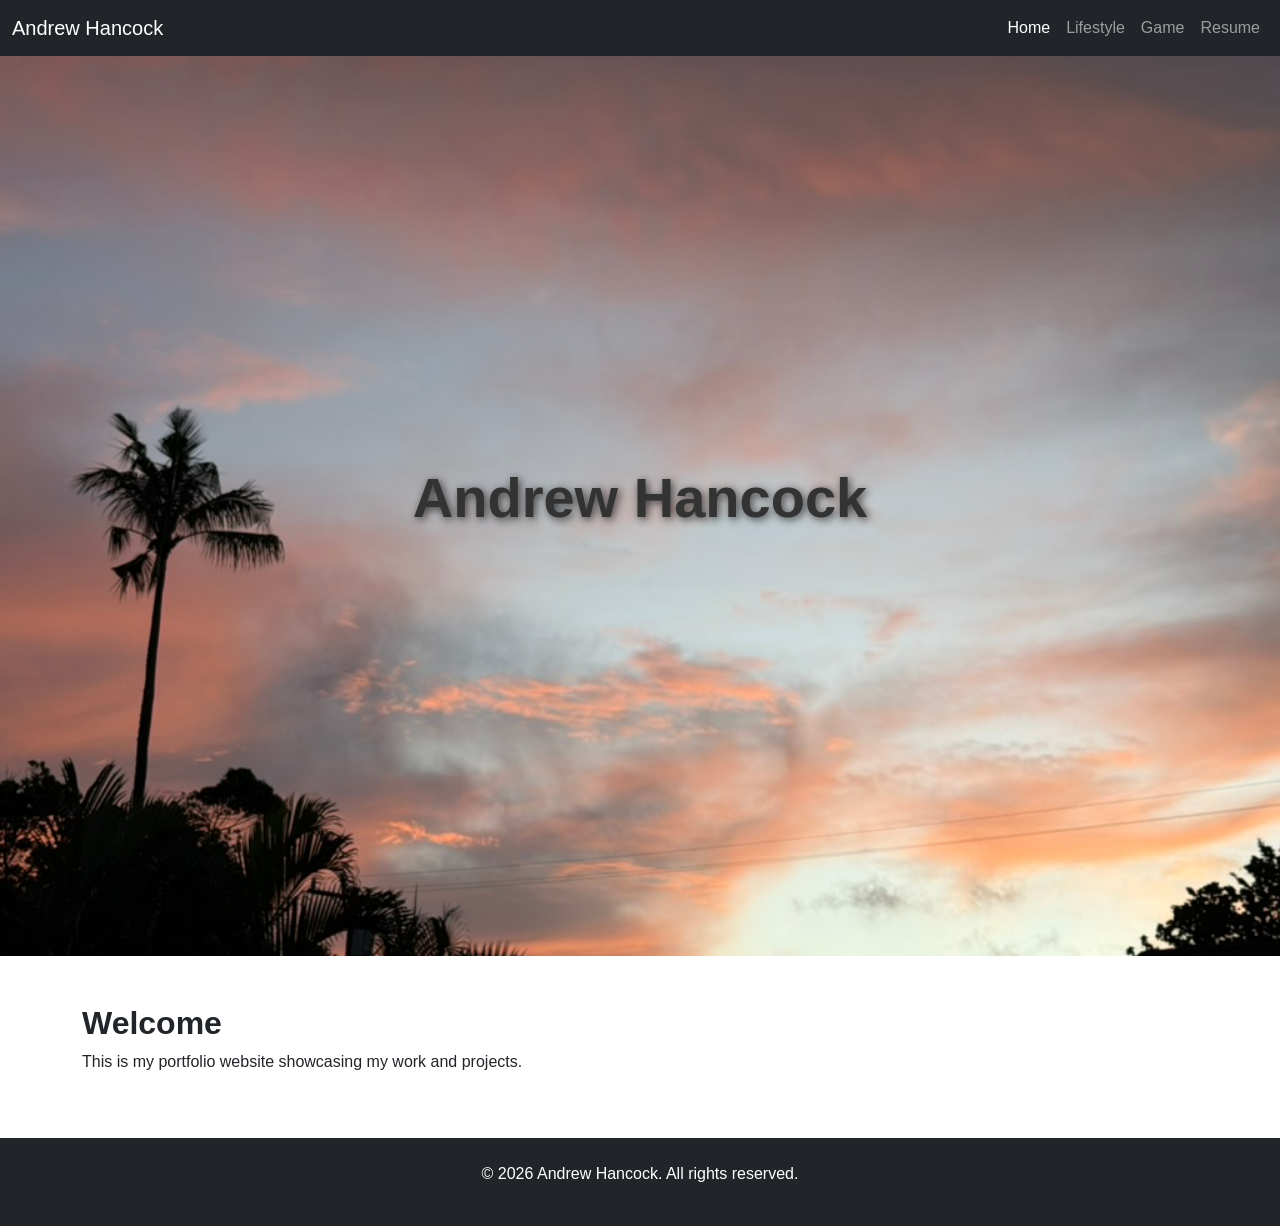
<file: index.html>
<!DOCTYPE html>
<html lang="en">
<head>
    <meta charset="UTF-8">
    <meta name="viewport" content="width=device-width, initial-scale=1.0">
    <title>Andrew Hancock | Portfolio</title>
    <link rel="stylesheet" href="styles.css">
</head>
<body>
    <!-- Navigation Bar -->
    <nav class="navbar navbar-expand-lg navbar-dark bg-dark">
        <div class="container-fluid">
            <a class="navbar-brand" href="index.html">Andrew Hancock</a>
            <button class="navbar-toggler" type="button" data-bs-toggle="collapse" data-bs-target="#navbarNav" aria-controls="navbarNav" aria-expanded="false" aria-label="Toggle navigation">
                <span class="navbar-toggler-icon"></span>
            </button>
            <div class="collapse navbar-collapse" id="navbarNav">
                <ul class="navbar-nav ms-auto">
                    <li class="nav-item">
                        <a class="nav-link active" aria-current="page" href="index.html">Home</a>
                    </li>
                    <li class="nav-item">
                        <a class="nav-link" href="Hobby.html">Lifestyle</a>
                    </li>
                    <li class="nav-item">
                        <a class="nav-link" href="game.html">Game</a>
                    </li>
                    <li class="nav-item">
                        <a class="nav-link" href="Resume.html">Resume</a>
                    </li>
                </ul>
            </div>
        </div>
    </nav>

    <!-- Hero Section -->
    <section class="hero" id="home">
        <img src="Images/Beach.jpeg" alt="Hero Image" class="hero-image">
        <div class="hero-text">
            <h1 class="display-3">Andrew Hancock</h1>
        </div>
    </section>

    <!-- Main Content -->
    <main class="py-5">
        <div class="container">
            <section id="about">
                <h2>Welcome</h2>
                <p>This is my portfolio website showcasing my work and projects.</p>
            </section>
        </div>
    </main>

    <!-- Footer -->
    <footer class="bg-dark text-white text-center py-4">
        <p>&copy; 2026 Andrew Hancock. All rights reserved.</p>
    </footer>

    <script src="https://cdn.jsdelivr.net/npm/bootstrap@5.2.3/dist/js/bootstrap.bundle.min.js"></script>
</body>
</html>
</file>
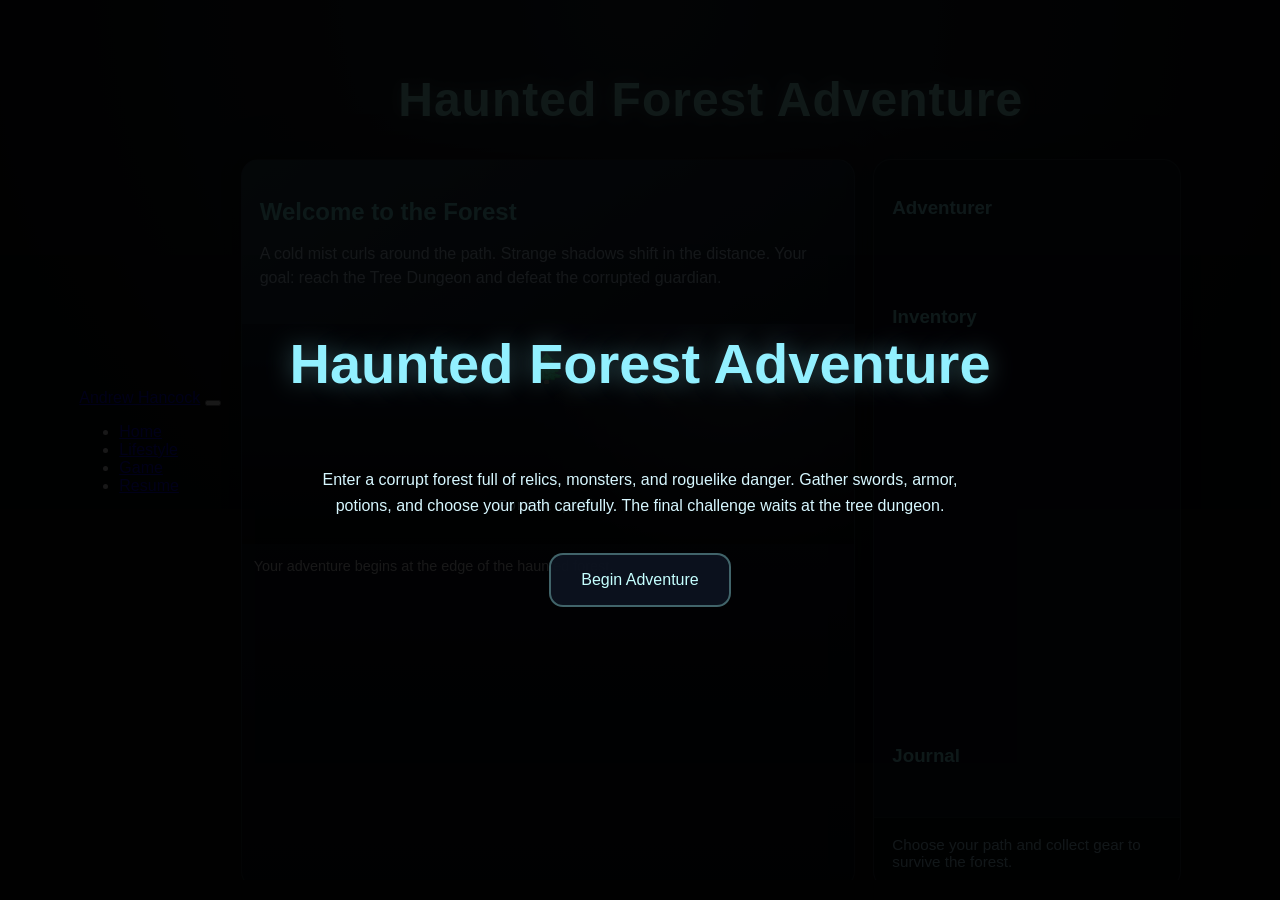
<file: game.html>
<!DOCTYPE html>
<html lang="en">
<head>
    <meta charset="UTF-8">
    <meta name="viewport" content="width=device-width, initial-scale=1.0">
    <title>Haunted Forest Adventure</title>
    <style>
        html, body {
            height: 100%;
            margin: 0;
            padding: 0;
            overflow: hidden;
        }

        * {
            box-sizing: border-box;
        }

        body {
            background: radial-gradient(circle at top, #1b2735 0%, #090a0f 60%);
            color: #f0f0f5;
            font-family: 'Segoe UI', Tahoma, Geneva, Verdana, sans-serif;
            display: flex;
            justify-content: center;
            align-items: center;
            padding: 20px;
        }

        .container {
            width: 100%;
            max-width: 980px;
            height: 100%;
            max-height: 100%;
            padding: 20px;
            overflow: hidden;
        }

        .title {
            text-align: center;
            margin-bottom: 15px;
        }

        .title h1 {
            font-size: 3rem;
            letter-spacing: 1px;
            color: #a6fffa;
            text-shadow: 0 0 16px rgba(166, 255, 250, 0.4);
        }

        .game-board {
            display: grid;
            grid-template-columns: 3fr 1.5fr;
            gap: 18px;
            align-items: stretch;
            height: calc(100% - 90px);
        }

        .scene,
        .panel {
            background: rgba(15, 18, 32, 0.92);
            border: 1px solid rgba(166, 255, 250, 0.15);
            border-radius: 18px;
            box-shadow: 0 0 40px rgba(0, 0, 0, 0.35);
            overflow: hidden;
        }

        .scene {
            display: flex;
            flex-direction: column;
            height: 100%;
        }

        .scene-header {
            background: linear-gradient(135deg, rgba(166,255,250,0.16), rgba(0,0,0,0.1));
            padding: 18px;
        }

        .scene-header h2 {
            margin-bottom: 6px;
            color: #84ffff;
        }

        .scene-header p {
            line-height: 1.5;
            color: #cde8ff;
        }

        .visual {
            background: radial-gradient(circle at 80% 20%, rgba(255,255,255,0.1), transparent 40%),
                        linear-gradient(180deg, rgba(20, 34, 58, 0.98), rgba(6, 8, 12, 0.9));
            flex: 0 0 220px;
            min-height: 220px;
            position: relative;
            padding: 12px;
            color: #fff;
            display: grid;
            place-items: center;
            font-size: 2rem;
            text-shadow: 0 0 12px rgba(0, 0, 0, 0.75);
            font-family: 'Courier New', monospace;
            overflow: hidden;
        }

        .visual::before {
            content: '';
            position: absolute;
            inset: 0;
            background: url('data:image/svg+xml,%3Csvg xmlns="http://www.w3.org/2000/svg" width="400" height="400" viewBox="0 0 400 400"%3E%3Cpath fill="none" stroke="rgba(166,255,250,0.08)" stroke-width="1" d="M0 200c100-80 200 80 400 0"/%3E%3C/svg%3E') center/contain no-repeat;
            opacity: 0.25;
        }

        .visual-content {
            position: relative;
            z-index: 2;
            text-align: center;
            line-height: 1.25;
            white-space: normal;
            word-wrap: break-word;
            font-size: 1.8rem;
            letter-spacing: 0.04em;
            min-height: 3rem;
        }

        .map-grid {
            display: grid;
            grid-template-columns: repeat(3, minmax(0, 1fr));
            gap: 10px;
            width: 100%;
            max-width: 320px;
            margin-top: 16px;
        }

        .map-cell {
            min-height: 60px;
            display: flex;
            align-items: center;
            justify-content: center;
            background: rgba(255,255,255,0.06);
            border: 1px solid rgba(255,255,255,0.1);
            border-radius: 14px;
            padding: 10px;
            font-size: 1.05rem;
            color: #eaf5ff;
            box-shadow: inset 0 0 10px rgba(0,0,0,0.15);
        }

        .map-cell.active {
            background: rgba(33, 163, 249, 0.18);
            border-color: rgba(33, 163, 249, 0.4);
            box-shadow: 0 0 18px rgba(33, 163, 249, 0.18);
        }

        .map-cell.enemy {
            background: rgba(255, 90, 123, 0.18);
            border-color: rgba(255, 90, 123, 0.35);
        }

        .map-cell.path {
            background: rgba(119, 97, 217, 0.18);
        }

        .map-label {
            margin-top: 12px;
            font-size: 0.95rem;
            color: #b7e7ff;
            opacity: 0.9;
        }

        .description {
            padding: 12px;
            line-height: 1.5;
            font-size: 0.9rem;
            flex: 0 0 auto;
            max-height: 70px;
            overflow-y: auto;
        }

        .actions {
            display: grid;
            gap: 10px;
            padding: 12px;
            flex: 1;
            overflow-y: auto;
            min-height: 0;
        }

        .action-button,
        .menu-button,
        .replay-button {
            width: 100%;
            padding: 14px 18px;
            border: 1px solid rgba(166,255,250,0.25);
            border-radius: 12px;
            background: rgba(13, 15, 20, 0.88);
            color: #a9ffff;
            cursor: pointer;
            font-size: 1rem;
            transition: transform 0.2s ease, background 0.2s ease, box-shadow 0.2s ease;
            text-align: left;
        }

        .action-button:hover,
        .menu-button:hover,
        .replay-button:hover {
            transform: translateY(-1px);
            background: rgba(24, 39, 62, 0.98);
            box-shadow: 0 0 20px rgba(166, 255, 250, 0.2);
        }

        .action-button:disabled {
            opacity: 0.45;
            cursor: not-allowed;
        }

        .panel {
            display: grid;
            grid-template-rows: auto 1fr auto;
            height: 100%;
        }

        .status,
        .log,
        .inventory {
            padding: 18px;
            overflow: auto;
        }

        .status h3,
        .log h3,
        .inventory h3 {
            margin-bottom: 12px;
            color: #8ff7ff;
        }

        .status-list,
        .inventory-list,
        .log-list {
            list-style: none;
            display: grid;
            gap: 10px;
        }

        .status-list li,
        .inventory-list li,
        .log-list li {
            padding: 14px;
            border: 1px solid rgba(166,255,250,0.12);
            border-radius: 12px;
            background: rgba(7, 10, 16, 0.72);
            line-height: 1.4;
            font-size: 0.95rem;
        }

        .panel-footer {
            padding: 18px;
            border-top: 1px solid rgba(166,255,250,0.12);
            background: rgba(4, 6, 11, 0.9);
            font-size: 0.95rem;
            color: #b2e9ff;
        }

        .menu {
            position: fixed;
            inset: 0;
            background: rgba(0,0,0,0.9);
            display: flex;
            justify-content: center;
            align-items: center;
            z-index: 1000;
            flex-direction: column;
            gap: 18px;
            padding: 30px;
            text-align: center;
        }

        .menu h1 {
            font-size: 3.5rem;
            color: #92f0ff;
            text-shadow: 0 0 25px rgba(146, 240, 255, 0.35);
        }

        .menu p {
            max-width: 640px;
            color: #d7f7ff;
            line-height: 1.6;
        }

        .menu-buttons {
            display: flex;
            gap: 16px;
            flex-wrap: wrap;
            justify-content: center;
        }

        .difficulty-btn,
        .replay-button {
            padding: 16px 30px;
            border: 2px solid rgba(166,255,250,0.35);
            border-radius: 14px;
            background: rgba(12, 18, 31, 0.96);
            color: #c5ffff;
            font-size: 1rem;
            cursor: pointer;
            transition: transform 0.2s ease, background 0.2s ease;
        }

        .difficulty-btn:hover,
        .replay-button:hover {
            transform: translateY(-2px);
            background: rgba(26, 58, 87, 0.96);
        }

        .hidden {
            display: none !important;
        }

        .screen-forest {
            background: linear-gradient(180deg, rgba(22, 35, 58, 0.95), rgba(5, 8, 16, 1));
        }

        .screen-path {
            background: linear-gradient(180deg, rgba(30, 44, 70, 0.95), rgba(8, 11, 18, 1));
        }

        .screen-boss {
            background: linear-gradient(180deg, rgba(75, 12, 14, 0.95), rgba(16, 7, 12, 1));
        }

        .screen-combat {
            background: linear-gradient(180deg, rgba(52, 12, 67, 0.95), rgba(8, 5, 17, 1));
        }

        .log-list {
            max-height: 220px;
            overflow-y: auto;
        }

        .log-list li span {
            color: #a3f7bc;
            font-weight: 700;
        }

        @media (max-width: 950px) {
            .game-board {
                grid-template-columns: 1fr;
            }
            .panel {
                margin-top: 16px;
            }
        }
    </style>
</head>
<body>
    <nav class="navbar navbar-expand-lg navbar-dark bg-dark">
        <div class="container-fluid">
            <a class="navbar-brand" href="index.html">Andrew Hancock</a>
            <button class="navbar-toggler" type="button" data-bs-toggle="collapse" data-bs-target="#navbarNav" aria-controls="navbarNav" aria-expanded="false" aria-label="Toggle navigation">
                <span class="navbar-toggler-icon"></span>
            </button>
            <div class="collapse navbar-collapse" id="navbarNav">
                <ul class="navbar-nav ms-auto">
                    <li class="nav-item"><a class="nav-link" href="index.html">Home</a></li>
                    <li class="nav-item"><a class="nav-link" href="Hobby.html">Lifestyle</a></li>
                    <li class="nav-item"><a class="nav-link active" aria-current="page" href="game.html">Game</a></li>
                    <li class="nav-item"><a class="nav-link" href="Resume.html">Resume</a></li>
                </ul>
            </div>
        </div>
    </nav>
    <div class="container">
        <div class="title">
            <h1>Haunted Forest Adventure</h1>
        </div>

        <div class="game-board">
            <div class="scene screen-forest" id="scene">
                <div class="scene-header">
                    <h2 id="scene-title">Welcome to the Forest</h2>
                    <p id="scene-description">A cold mist curls around the path. Strange shadows shift in the distance. Your goal: reach the Tree Dungeon and defeat the corrupted guardian.</p>
                </div>
                <div class="visual" id="visual">
                    <div class="visual-content" id="visual-content">🌲</div>
                    <div class="map-grid" id="map-grid"></div>
                    <div class="map-label" id="map-label">Forest path</div>
                </div>
                <div class="description" id="scene-text">Your adventure begins at the edge of the haunted forest.</div>
                <div class="actions" id="action-buttons"></div>
            </div>

            <div class="panel">
                <div class="status">
                    <h3>Adventurer</h3>
                    <ul class="status-list" id="status-list"></ul>
                </div>
                <div class="inventory">
                    <h3>Inventory</h3>
                    <ul class="inventory-list" id="inventory-list"></ul>
                </div>
                <div class="log">
                    <h3>Journal</h3>
                    <ul class="log-list" id="log-list"></ul>
                </div>
                <div class="panel-footer" id="panel-footer">Choose your path and collect gear to survive the forest.</div>
            </div>
        </div>
    </div>

    <div id="menu" class="menu">
        <h1>Haunted Forest Adventure</h1>
        <p>Enter a corrupt forest full of relics, monsters, and roguelike danger. Gather swords, armor, potions, and choose your path carefully. The final challenge waits at the tree dungeon.</p>
        <div class="menu-buttons">
            <button class="replay-button" onclick="startAdventure()">Begin Adventure</button>
        </div>
    </div>

    <div id="winScreen" class="menu hidden">
        <h1>VICTORY</h1>
        <p id="win-text"></p>
        <button class="replay-button" onclick="restartGame()">Play Again</button>
    </div>

    <div id="loseScreen" class="menu hidden">
        <h1>DEFEAT</h1>
        <p id="lose-text"></p>
        <button class="replay-button" onclick="restartGame()">Try Again</button>
    </div>

    <script>
        const sceneTitle = document.getElementById('scene-title');
        const sceneDesc = document.getElementById('scene-description');
        const sceneText = document.getElementById('scene-text');
        const visualContent = document.getElementById('visual-content');
        const mapGrid = document.getElementById('map-grid');
        const mapLabel = document.getElementById('map-label');
        const scene = document.getElementById('scene');
        const actionButtons = document.getElementById('action-buttons');
        const statusList = document.getElementById('status-list');
        const inventoryList = document.getElementById('inventory-list');
        const logList = document.getElementById('log-list');
        const panelFooter = document.getElementById('panel-footer');
        const menu = document.getElementById('menu');
        const winScreen = document.getElementById('winScreen');
        const loseScreen = document.getElementById('loseScreen');
        const winText = document.getElementById('win-text');
        const loseText = document.getElementById('lose-text');

        let gameState = 'menu';
        let difficulty = 'normal';
        let turnCount = 0;
        let score = 0;
        let stageProgress = 0;
        let playerX = 0;
        let playerY = 0;
        let investigationsLeft = 0;
        const progressThresholds = [2, 3, Infinity];

        const player = {
            name: 'Warden',
            health: 35,
            maxHealth: 35,
            attack: 6,
            defense: 2,
            gold: 0,
            potionCount: 2,
            weapon: { name: 'Rusty Sword', attack: 2 },
            armor: { name: 'Torn Cloak', defense: 1 },
            relic: null,
            inventory: []
        };

        const stages = [
            { id: 'forest', title: 'Forest Edge', description: 'The haunted forest looms ahead. Fallen trees and glowing eyes watch you. Choose your first path.', icon: '🌲', style: 'screen-forest' },
            { id: 'path', title: 'Twisted Trail', description: 'A narrow trail twists through rotten roots. You can search for gear, avoid danger, or push deeper.', icon: '🪓', style: 'screen-path' },
            { id: 'dungeon', title: 'Tree Dungeon', description: 'An ancient tree dungeon pulses with corruption at its heart. A terrible boss waits beyond the root gate.', icon: '🌳', style: 'screen-boss' }
        ];

        const enemies = {
            wandering: {
                name: 'Wraith',
                health: 18,
                attack: 5,
                defense: 1,
                icon: '👻',
                moves: [
                    { name: 'Ethereal Clutch', damageModifier: 0, text: 'it reaches through your mind with chilling fingers.' },
                    { name: 'Spectral Slash', damageModifier: 2, text: 'a blade of shadow slashes at you.' },
                    { name: 'Haunting Wail', damageModifier: 1, text: 'a piercing cry rattles your bones.' }
                ]
            },
            stalker: {
                name: 'Corrupt Wolf',
                health: 22,
                attack: 6,
                defense: 2,
                icon: '🐺',
                moves: [
                    { name: 'Pouncing Dash', damageModifier: 1, text: 'it lunges with savage speed.' },
                    { name: 'Savage Bite', damageModifier: 2, text: 'its teeth tear at your flesh.' },
                    { name: 'Wolf Howl', damageModifier: 0, text: 'it howls and prepares a strike.' }
                ]
            },
            guardian: {
                name: 'Root Guardian',
                health: 45,
                attack: 9,
                defense: 4,
                icon: '🌿',
                moves: [
                    { name: 'Root Slam', damageModifier: 3, text: 'massive roots smash the earth.' },
                    { name: 'Vine Lash', damageModifier: 2, text: 'vines whip around you.' },
                    { name: 'Spore Burst', damageModifier: 1, text: 'toxic spores cloud the air.' }
                ]
            },
            boss: {
                name: 'Tree Lord',
                health: 70,
                attack: 12,
                defense: 5,
                icon: '🌳',
                moves: [
                    { name: 'Twisting Roots', damageModifier: 4, text: 'root tendrils crush your shield.' },
                    { name: 'Corrupt Roar', damageModifier: 2, text: 'a terrifying roar shakes your resolve.' },
                    { name: 'Nightmare Grasp', damageModifier: 3, text: 'corruption claws at your soul.' },
                    { name: 'Life Drain', damageModifier: 0, effect: 'heal', text: 'it draws energy back into its roots.' }
                ]
            }
        };

        const lootItems = [
            { type: 'weapon', name: 'Iron Sword', attack: 4, rarity: 'common' },
            { type: 'weapon', name: 'Silver Blade', attack: 6, rarity: 'rare' },
            { type: 'armor', name: 'Leather Vest', defense: 3, rarity: 'common' },
            { type: 'armor', name: 'Enchanted Guard', defense: 5, rarity: 'rare' },
            { type: 'potion', name: 'Healing Potion', heal: 14, rarity: 'common' },
            { type: 'relic', name: 'Forest Charm', effect: 'Gain +1 attack each stage', rarity: 'rare' }
        ];

        const difficultyModifiers = {
            easy: { healthBonus: 10, enemyScale: 0.85, startPotions: 4, relicChance: 0.2 },
            normal: { healthBonus: 0, enemyScale: 1, startPotions: 3, relicChance: 0.15 },
            hard: { healthBonus: -5, enemyScale: 1.2, startPotions: 2, relicChance: 0.1 }
        };

        function startAdventure() {
            difficulty = 'normal';
            gameState = 'playing';
            turnCount = 0;
            score = 0;
            menu.classList.add('hidden');
            winScreen.classList.add('hidden');
            loseScreen.classList.add('hidden');
            resetPlayer();
            log('A new adventure begins...');
            setStage(0);
            render();
        }

        function resetPlayer() {
            const diff = difficultyModifiers[difficulty];
            player.health = 35 + diff.healthBonus;
            player.maxHealth = player.health;
            player.attack = 6;
            player.defense = 2;
            player.gold = 0;
            player.potionCount = diff.startPotions;
            player.weapon = { name: 'Rusty Sword', attack: 2 };
            player.armor = { name: 'Torn Cloak', defense: 1 };
            player.relic = null;
            player.inventory = [];
            if (Math.random() < diff.relicChance) {
                player.relic = { name: 'Warden Sigil', effect: 'Gain +1 attack each time you find a relic.' };
            }
        }

        let currentStage = 0;
        let currentEncounter = null;

        function setStage(index) {
            currentStage = index;
            stageProgress = 0;
            playerX = 0;
            playerY = 0;
            investigationsLeft = 2;
            const stage = stages[index];
            sceneTitle.textContent = stage.title;
            sceneDesc.textContent = stage.description;
            updateVisualForStage(index);
            scene.className = `scene ${stage.style}`;
            sceneText.textContent = '';
            currentEncounter = null;
            mapGrid.classList.remove('hidden');
            renderActions();
            updatePanel('You step into the next zone of the haunted forest.');
        }

        function updateVisualForStage(stageIndex) {
            mapGrid.classList.remove('hidden');
            const stage = stages[stageIndex];
            visualContent.textContent = stage.icon;
            mapLabel.textContent = stage.title;
            const cells = [];
            const isBossStage = stageIndex === stages.length - 1;

            if (stageIndex === 0) {
                const labels = ['Left', 'Center', 'Right'];
                for (let i = 0; i < 3; i++) {
                    const active = i - 1 === playerX;
                    cells.push({ text: labels[i], active, type: active ? 'active' : 'path' });
                }
            } else if (stageIndex === 1) {
                const labels = ['Ravine', 'Trail', 'Climb'];
                for (let i = 0; i < 3; i++) {
                    const active = i - 1 === playerX;
                    cells.push({ text: labels[i], active, type: active ? 'active' : 'path' });
                }
            } else {
                cells.push({ text: 'Dungeon Gate', active: true, type: 'active' });
                cells.push({ text: 'Tree Heart', active: false, type: 'enemy' });
                cells.push({ text: 'Boss Room', active: false, type: 'enemy' });
            }

            mapGrid.innerHTML = cells.map(cell => `
                <div class="map-cell ${cell.type}${cell.active ? ' active' : ''}">${cell.text}</div>
            `).join('');
        }

        function renderActions() {
            actionButtons.innerHTML = '';
            if (gameState !== 'playing') return;

            if (currentEncounter && currentEncounter.type === 'combat') {
                renderCombatActions();
                return;
            }

            if (currentStage === stages.length - 1 && !currentEncounter) {
                renderDungeonActions();
            } else {
                renderExplorationActions();
            }
        }

        function renderExplorationActions() {
            addAction('Move Deeper', 'Push toward the dungeon.', exploreDeeper);
            addAction('Left Path', `Investigate left route (${investigationsLeft} left).`, () => investigateRoute(-1), investigationsLeft <= 0);
            addAction('Forward Path', `Investigate forward route (${investigationsLeft} left).`, () => investigateRoute(0), investigationsLeft <= 0);
            addAction('Right Path', `Investigate right route (${investigationsLeft} left).`, () => investigateRoute(1), investigationsLeft <= 0);
            addAction('Use Potion', `Heal up (${player.potionCount} left).`, usePotion, player.potionCount <= 0);
            addAction('Review Inventory', 'View your equipment and relics.', showInventory);
        }

        function renderDungeonActions() {
            addAction('Enter Tree Dungeon', 'Face the corrupted guardian.', beginBossBattle);
            addAction('Scavenge', `Search for supplies (${investigationsLeft} left).`, investigateRoute, investigationsLeft <= 0);
            addAction('Use Potion', `Heal up (${player.potionCount} left).`, usePotion, player.potionCount <= 0);
            addAction('Review Inventory', 'View your equipment and relics.', showInventory);
        }

        function renderCombatActions() {
            addAction('Attack', 'Basic strike.', () => playerAttack('attack'));
            addAction('Heavy Strike', 'Powerful blow with risk.', () => playerAttack('strong'));
            addAction('Agile Jab', 'Quick hit and offset the enemy balance.', () => playerAttack('quick'));
            addAction('Defend', 'Brace for the next attack.', playerDefend);
            addAction('Use Potion', `Heal up (${player.potionCount} left).`, usePotion, player.potionCount <= 0);
            if (currentEncounter.enemy.name !== 'Tree Lord') {
                addAction('Flee', 'Try to escape the enemy.', attemptEscape);
            }
        }

        function addAction(label, subtitle, callback, disabled = false) {
            const button = document.createElement('button');
            button.className = 'action-button';
            button.disabled = disabled;
            button.innerHTML = `<strong>${label}</strong><br><small>${subtitle}</small>`;
            button.onclick = callback;
            actionButtons.appendChild(button);
        }

        function exploreDeeper() {
            turnCount += 1;
            stageProgress += 1;
            if (Math.random() < 0.65) {
                startEncounter(randomEnemy());
                return;
            }

            if (stageProgress >= progressThresholds[currentStage] && currentStage < stages.length - 1) {
                updatePanel('You push onward and discover a new section of the forest.');
                setStage(currentStage + 1);
                return;
            }

            const reward = findLoot();
            updatePanel(reward);
            renderActions();
        }

        function investigateRoute(direction) {
            if (investigationsLeft <= 0) return;
            investigationsLeft -= 1;
            turnCount += 1;
            playerX = direction;
            updateVisualForStage(currentStage);
            
            if (Math.random() < 0.5) {
                startEncounter(randomEnemy());
            } else {
                const reward = findLoot(true);
                updatePanel(`Following the path... ${reward}`);
                renderActions();
            }
        }

        function showInventory() {
            updatePanel('You open your pack and inspect your weapons, armor, and relics.');
        }

        function randomEnemy() {
            if (currentStage === stages.length - 1) {
                return cloneEnemy(enemies.boss);
            }
            const roll = Math.random();
            if (roll < 0.5) return cloneEnemy(enemies.wandering);
            return cloneEnemy(enemies.stalker);
        }

        function cloneEnemy(template) {
            const scale = difficultyModifiers[difficulty].enemyScale;
            const baseHealth = Math.ceil(template.health * scale + currentStage * 4);
            return {
                ...template,
                health: baseHealth,
                maxHealth: baseHealth,
                attack: Math.max(1, Math.ceil(template.attack * scale + currentStage * 1)),
                defense: Math.max(0, Math.ceil(template.defense * scale))
            };
        }

        function findLoot(better = false) {
            const items = better ? lootItems : lootItems.filter(i => i.rarity !== 'rare' || Math.random() > 0.75);
            const item = items[Math.floor(Math.random() * items.length)];
            if (item.type === 'potion') {
                player.potionCount += 1;
                log(`Found a ${item.name}.`);
                return `A ${item.name} was discovered. Potions +1.`;
            }
            if (item.type === 'weapon') {
                player.inventory.push(item);
                equipBetterWeapon(item);
                log(`Acquired ${item.name}.`);
                return `You found ${item.name}. Attack +${item.attack}.`;
            }
            if (item.type === 'armor') {
                player.inventory.push(item);
                equipBetterArmor(item);
                log(`Acquired ${item.name}.`);
                return `You found ${item.name}. Defense +${item.defense}.`;
            }
            if (item.type === 'relic' && !player.relic) {
                player.relic = item;
                log(`Discovered relic: ${item.name}.`);
                return `You found ${item.name}. ${item.effect}`;
            }
            player.potionCount += 1;
            log('Found a spare potion.');
            return 'You found an extra potion while searching.';
        }

        function equipBetterWeapon(item) {
            if (item.attack > player.weapon.attack) {
                player.weapon = item;
                log(`Equipped ${item.name}.`);
            }
        }

        function equipBetterArmor(item) {
            if (item.defense > player.armor.defense) {
                player.armor = item;
                log(`Equipped ${item.name}.`);
            }
        }

        function startEncounter(enemy) {
            currentEncounter = {
                type: 'combat',
                enemy,
                defendActive: false,
                defendAmount: 0,
                weakenEnemy: 0
            };
            sceneText.textContent = `A ${enemy.name} appears!`;
            scene.className = 'scene screen-combat';
            mapGrid.classList.add('hidden');
            mapLabel.textContent = `${enemy.name} Encounter`;
            updateCombatVisual(enemy);
            log(`Encountered ${enemy.name}.`);
            renderActions();
        }

        function updateCombatVisual(enemy) {
            const visuals = {
                'Wraith': '👻',
                'Corrupt Wolf': '🐺',
                'Root Guardian': '🌿',
                'Tree Lord': '🌳'
            };
            visualContent.textContent = visuals[enemy.name] || enemy.icon;
            mapLabel.textContent = `${enemy.name}`;
        }

        function playerAttack(style) {
            const baseAttack = player.attack + player.weapon.attack + (player.relic ? 1 : 0);
            let damage = 0;
            let description = '';

            if (style === 'strong') {
                if (Math.random() < 0.25) {
                    log('Your heavy strike misses as the enemy dodges!');
                    enemyTurn();
                    return;
                }
                damage = Math.max(1, Math.round(baseAttack * 1.5) - currentEncounter.enemy.defense);
                description = `You unleash a heavy strike for ${damage} damage.`;
            } else if (style === 'quick') {
                damage = Math.max(1, Math.round(baseAttack * 0.85) - currentEncounter.enemy.defense);
                currentEncounter.weakenEnemy = 1;
                description = `You jab quickly for ${damage} damage and leave the enemy off balance.`;
            } else {
                damage = Math.max(1, baseAttack - currentEncounter.enemy.defense);
                description = `You attack for ${damage} damage.`;
            }

            currentEncounter.enemy.health -= damage;
            log(description);

            if (currentEncounter.enemy.health <= 0) {
                winEncounter();
                return;
            }
            enemyTurn();
        }

        function playerDefend() {
            currentEncounter.defendActive = true;
            currentEncounter.defendAmount = player.defense + player.armor.defense + 2;
            log('You brace for the next attack.');
            enemyTurn();
        }

        function usePotion() {
            if (player.potionCount <= 0) return;
            const heal = Math.min(player.maxHealth - player.health, 15);
            player.health += heal;
            player.potionCount -= 1;
            log(`Drink potion and recover ${heal} health.`);
            if (currentEncounter && currentEncounter.type === 'combat') {
                enemyTurn();
            }
            render();
        }

        function attemptEscape() {
            if (Math.random() < 0.45) {
                log('You escaped the fight.');
                currentEncounter = null;
                scene.className = `scene ${stages[currentStage].style}`;
                visualContent.textContent = stages[currentStage].icon;
                sceneText.textContent = 'You slip back into the forest path unscathed.';
                renderActions();
            } else {
                log('Failed to escape!');
                enemyTurn();
            }
        }

        function enemyTurn() {
            const enemy = currentEncounter.enemy;
            const move = enemy.moves[Math.floor(Math.random() * enemy.moves.length)];
            let damage = Math.max(0, enemy.attack + (move.damageModifier || 0) - player.armor.defense - player.defense);

            if (currentEncounter.weakenEnemy > 0) {
                damage = Math.max(0, damage - currentEncounter.weakenEnemy);
                currentEncounter.weakenEnemy = 0;
            }

            if (currentEncounter.defendActive) {
                damage = Math.max(0, damage - currentEncounter.defendAmount);
                currentEncounter.defendActive = false;
                currentEncounter.defendAmount = 0;
            }

            if (move.effect === 'heal') {
                const healAmount = 8;
                enemy.health = Math.min(enemy.maxHealth, enemy.health + healAmount);
                log(`${enemy.name} uses ${move.name} and restores ${healAmount} health.`);
                damage = 0;
            }

            if (damage === 0) {
                log(`${enemy.name} uses ${move.name} and ${move.text} The attack deals no damage.`);
            } else {
                player.health -= damage;
                log(`${enemy.name} uses ${move.name} and ${move.text} It deals ${damage} damage.`);
            }

            if (player.health <= 0) {
                endGame(false);
            } else {
                render();
            }
        }

        function winEncounter() {
            const enemy = currentEncounter.enemy;
            const gold = 10 + Math.floor(Math.random() * 8);
            player.gold += gold;
            score += 25;
            log(`Defeated ${enemy.name}. Gained ${gold} gold.`);
            sceneText.textContent = `You defeated ${enemy.name}. You earned ${gold} gold.`;
            currentEncounter = null;
            scene.className = `scene ${stages[currentStage].style}`;
            visualContent.textContent = stages[currentStage].icon;
            if (Math.random() < 0.4) {
                const loot = findLoot();
                sceneText.textContent += ` ${loot}`;
            }
            if (currentStage < stages.length - 1 && Math.random() < 0.25) {
                player.potionCount += 1;
                log('Found a potion on the corpse.');
                sceneText.textContent += ' You picked up a potion.';
            }
            render();
            renderActions();
        }

        function beginBossBattle() {
            startEncounter(cloneEnemy(enemies.boss));
            sceneText.textContent = 'The Tree Lord rises from the roots and charges!';
            scene.className = 'scene screen-boss';
            visualContent.textContent = '🌳';
        }

        function updatePanel(message) {
            sceneText.textContent = message;
            log(message);
            render();
        }

        function render() {
            statusList.innerHTML = '';
            const totalAttack = player.attack + player.weapon.attack + (player.relic ? 1 : 0);
            const totalDefense = player.defense + player.armor.defense;
            const statusItems = [
                `Health: ${player.health}/${player.maxHealth}`,
                `Attack: ${totalAttack} (${player.weapon.name})`,
                `Defense: ${totalDefense} (${player.armor.name})`,
                `Potions: ${player.potionCount}`,
                `Gold: ${player.gold}`,
                `Score: ${score}`,
                `Relic: ${player.relic ? player.relic.name : 'None'}`
            ];
            statusItems.forEach(addStatus);

            inventoryList.innerHTML = '';
            addInventory(`Weapon: ${player.weapon.name}`);
            addInventory(`Armor: ${player.armor.name}`);
            addInventory(`Potions: ${player.potionCount}`);
            if (player.relic) addInventory(`Relic: ${player.relic.name}`);
            player.inventory.filter(i => i.type !== 'potion').forEach(item => addInventory(`${item.name} (${item.type})`));

            panelFooter.textContent = currentEncounter && currentEncounter.type === 'combat'
                ? `${currentEncounter.enemy.name} HP: ${currentEncounter.enemy.health}/${currentEncounter.enemy.maxHealth}`
                : !currentEncounter && currentStage < 2
                ? `Location: [${playerX}] • Explorations left: ${investigationsLeft}`
                : `Stage ${currentStage + 1} of ${stages.length}`;
            renderActions();
        }

        function addStatus(text) {
            const li = document.createElement('li');
            li.textContent = text;
            statusList.appendChild(li);
        }

        function addInventory(text) {
            const li = document.createElement('li');
            li.textContent = text;
            inventoryList.appendChild(li);
        }

        function log(text) {
            const li = document.createElement('li');
            li.innerHTML = `<span>»</span> ${text}`;
            logList.prepend(li);
            if (logList.childElementCount > 8) logList.removeChild(logList.lastChild);
        }

        function endGame(won) {
            gameState = won ? 'win' : 'lose';
            if (won) {
                winText.textContent = `You cleansed the forest and defeated the Tree Lord in ${turnCount} moves. Final gold: ${player.gold}.`;
                winScreen.classList.remove('hidden');
            } else {
                loseText.textContent = `You were consumed by the forest. You lasted ${turnCount} turns.`;
                loseScreen.classList.remove('hidden');
            }
        }

        function restartGame() {
            menu.classList.remove('hidden');
            winScreen.classList.add('hidden');
            loseScreen.classList.add('hidden');
            gameState = 'menu';
            sceneText.textContent = 'Your adventure resets. Enter again to begin once more.';
            currentEncounter = null;
            render();
        }

        document.addEventListener('keydown', event => {
            if (event.key === 'Enter' && gameState === 'menu') {
                startAdventure();
            }
        });
    </script>
    <script src="https://cdn.jsdelivr.net/npm/bootstrap@5.2.3/dist/js/bootstrap.bundle.min.js"></script>
</body>
</html>
</file>
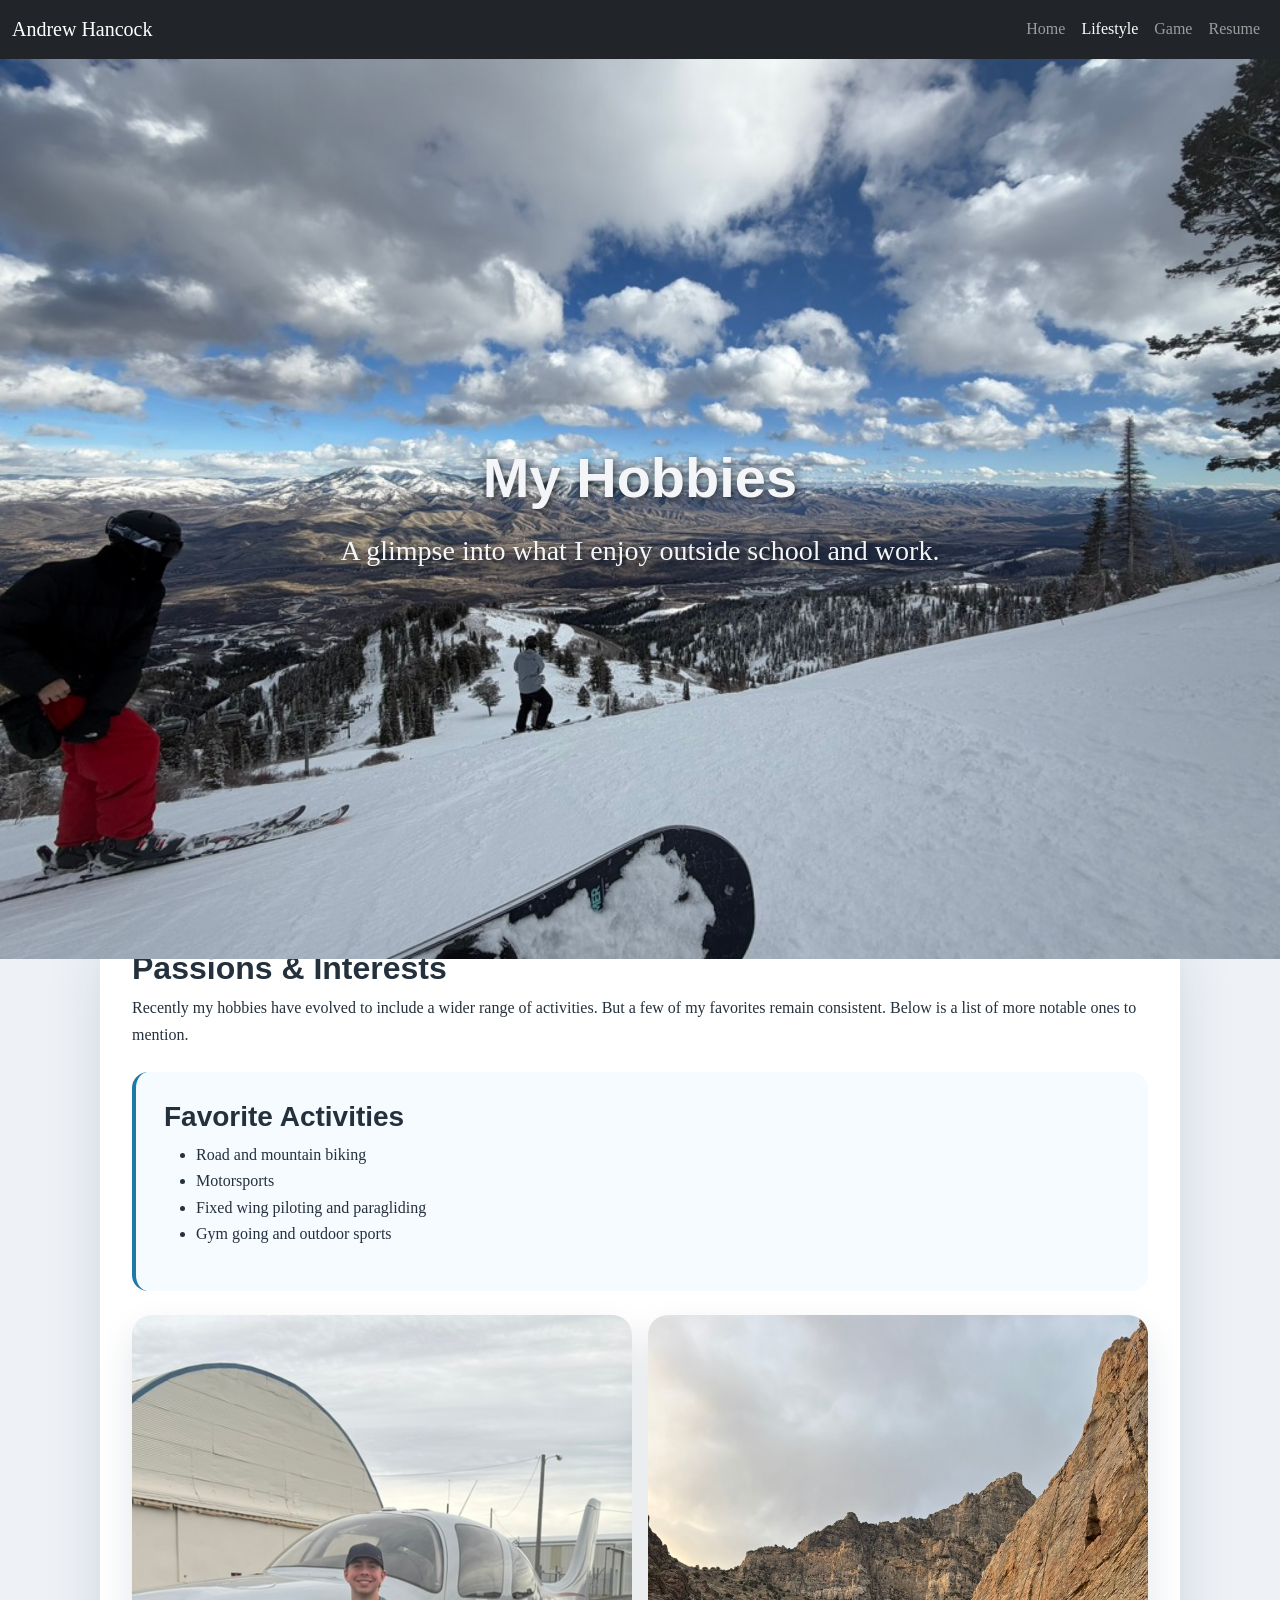
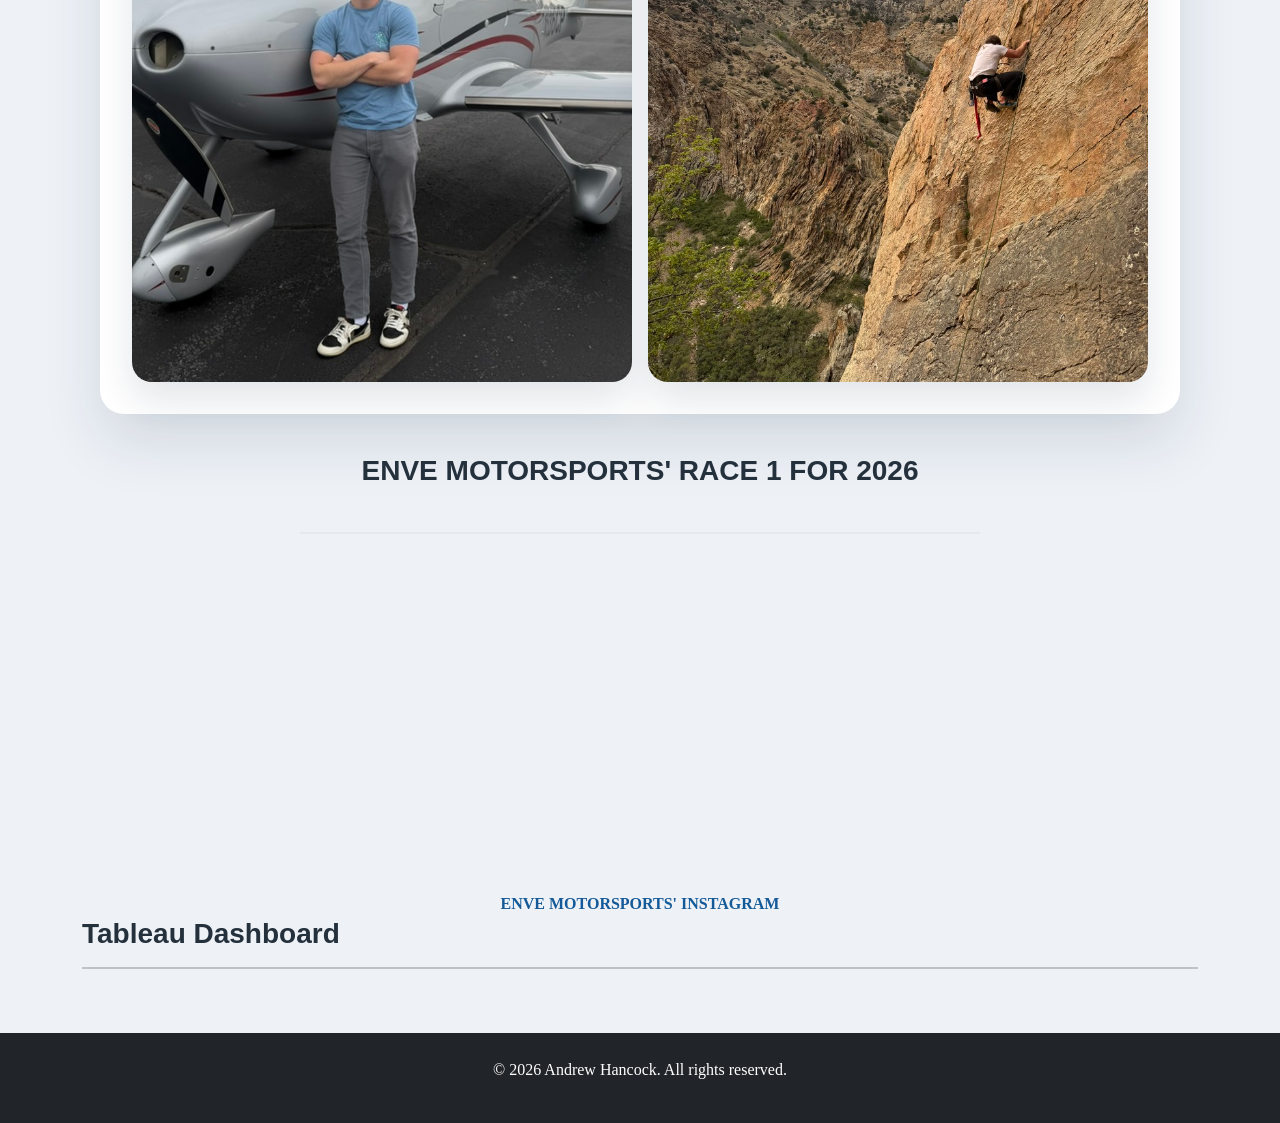
<file: Hobby.html>
<!DOCTYPE html>
<html lang="en">
<head>
    <meta charset="UTF-8">
    <meta name="viewport" content="width=device-width, initial-scale=1.0">
    <title>Andrew Hancock | Hobby</title>
    <link rel="stylesheet" href="styles.css">
    <link rel="stylesheet" href="NEWSTYLE.css">
</head>
<body>
    <nav class="navbar navbar-expand-lg navbar-dark bg-dark">
        <div class="container-fluid">
            <a class="navbar-brand" href="index.html">Andrew Hancock</a>
            <button class="navbar-toggler" type="button" data-bs-toggle="collapse" data-bs-target="#navbarNav" aria-controls="navbarNav" aria-expanded="false" aria-label="Toggle navigation">
                <span class="navbar-toggler-icon"></span>
            </button>
            <div class="collapse navbar-collapse" id="navbarNav">
                <ul class="navbar-nav ms-auto">
                    <li class="nav-item"><a class="nav-link" href="index.html">Home</a></li>
                    <li class="nav-item"><a class="nav-link active" aria-current="page" href="Hobby.html">Lifestyle</a></li>
                    <li class="nav-item"><a class="nav-link" href="game.html">Game</a></li>
                    <li class="nav-item"><a class="nav-link" href="Resume.html">Resume</a></li>
                </ul>
            </div>
        </div>
    </nav>

    <section class="hero" id="home">
        <img src="Images/SNOW.jpeg" alt="Hobby Image" class="hero-image">
        <div class="hero-text">
            <h1 class="display-3">My Hobbies</h1>
            <p class="lead">A glimpse into what I enjoy outside school and work.</p>
        </div>
    </section>

    <main class="py-5">
        <div class="container">
            <div class="content-block">
                <section>
                    <h2>Passions & Interests</h2>
                    <p>Recently my hobbies have evolved to include a wider range of activities. But a few of my favorites remain consistent. Below is a list of more notable ones to mention.</p>
                </section>
                <section class="activity-block mt-4">
                    <h3>Favorite Activities</h3>
                    <ul>
                        <li>Road and mountain biking</li>
                        <li>Motorsports</li>
                        <li>Fixed wing piloting and paragliding</li>
                        <li>Gym going and outdoor sports</li>
                    </ul>
                </section>
                <div class="media-row">
                    <div class="media-card">
                        <img src="Images/PLANE.jpeg" alt="Plane Image" class="hobby-image">
                    </div>
                    <div class="media-card">
                        <img src="Images/CLIMB.jpeg" alt="Climbing Image" class="hobby-image">
                    </div>
                    </div>
                </div>
                <div class="video-section">
                    <div class="video-container">
                        <h3>ENVE MOTORSPORTS' RACE 1 FOR 2026</h3>
                        <hr class="video-divider">
                        <iframe width="560" height="315" src="https://www.youtube.com/embed/FHLPG75MNRc?start=103" title="ENVE YT VIDEO" frameborder="0" allow="accelerometer; autoplay; clipboard-write; encrypted-media; gyroscope; picture-in-picture; web-share" allowfullscreen></iframe>
                        <a class="video-link" href="https://www.instagram.com/envemotorsports/">ENVE MOTORSPORTS' INSTAGRAM</a>
                    </div>
                </div>
                <section class="Tableau">
                    <h3>Tableau Dashboard</h3>
                    <hr class="tableau-divider">
                    <div class='tableauPlaceholder' id='viz1776900842321' style='position: relative'><noscript><a href='#'><img alt=' ' src='https:&#47;&#47;public.tableau.com&#47;static&#47;images&#47;iR&#47;iRacingProfilesDashboardDark&#47;RoadDriverProfile&#47;1_rss.png' style='border: none' /></a></noscript><object class='tableauViz'  style='display:none;'><param name='host_url' value='https%3A%2F%2Fpublic.tableau.com%2F' /> <param name='embed_code_version' value='3' /> <param name='site_root' value='' /><param name='name' value='iRacingProfilesDashboardDark&#47;RoadDriverProfile' /><param name='tabs' value='yes' /><param name='toolbar' value='yes' /><param name='static_image' value='https:&#47;&#47;public.tableau.com&#47;static&#47;images&#47;iR&#47;iRacingProfilesDashboardDark&#47;RoadDriverProfile&#47;1.png' /> <param name='animate_transition' value='yes' /><param name='display_static_image' value='yes' /><param name='display_spinner' value='yes' /><param name='display_overlay' value='yes' /><param name='display_count' value='yes' /><param name='language' value='en-US' /></object></div>                <script type='text/javascript'>                    var divElement = document.getElementById('viz1776900842321');                    var vizElement = divElement.getElementsByTagName('object')[0];                    vizElement.style.width='1000px';vizElement.style.height='850px';                    var scriptElement = document.createElement('script');                    scriptElement.src = 'https://public.tableau.com/javascripts/api/viz_v1.js';                    vizElement.parentNode.insertBefore(scriptElement, vizElement);                </script>
                    
                </section>
            </div>
        </div>
    </main>

    <footer class="bg-dark text-white text-center py-4">
        <p>&copy; 2026 Andrew Hancock. All rights reserved.</p>
    </footer>

    <script src="https://cdn.jsdelivr.net/npm/bootstrap@5.2.3/dist/js/bootstrap.bundle.min.js"></script>
</body>
</html>
</file>
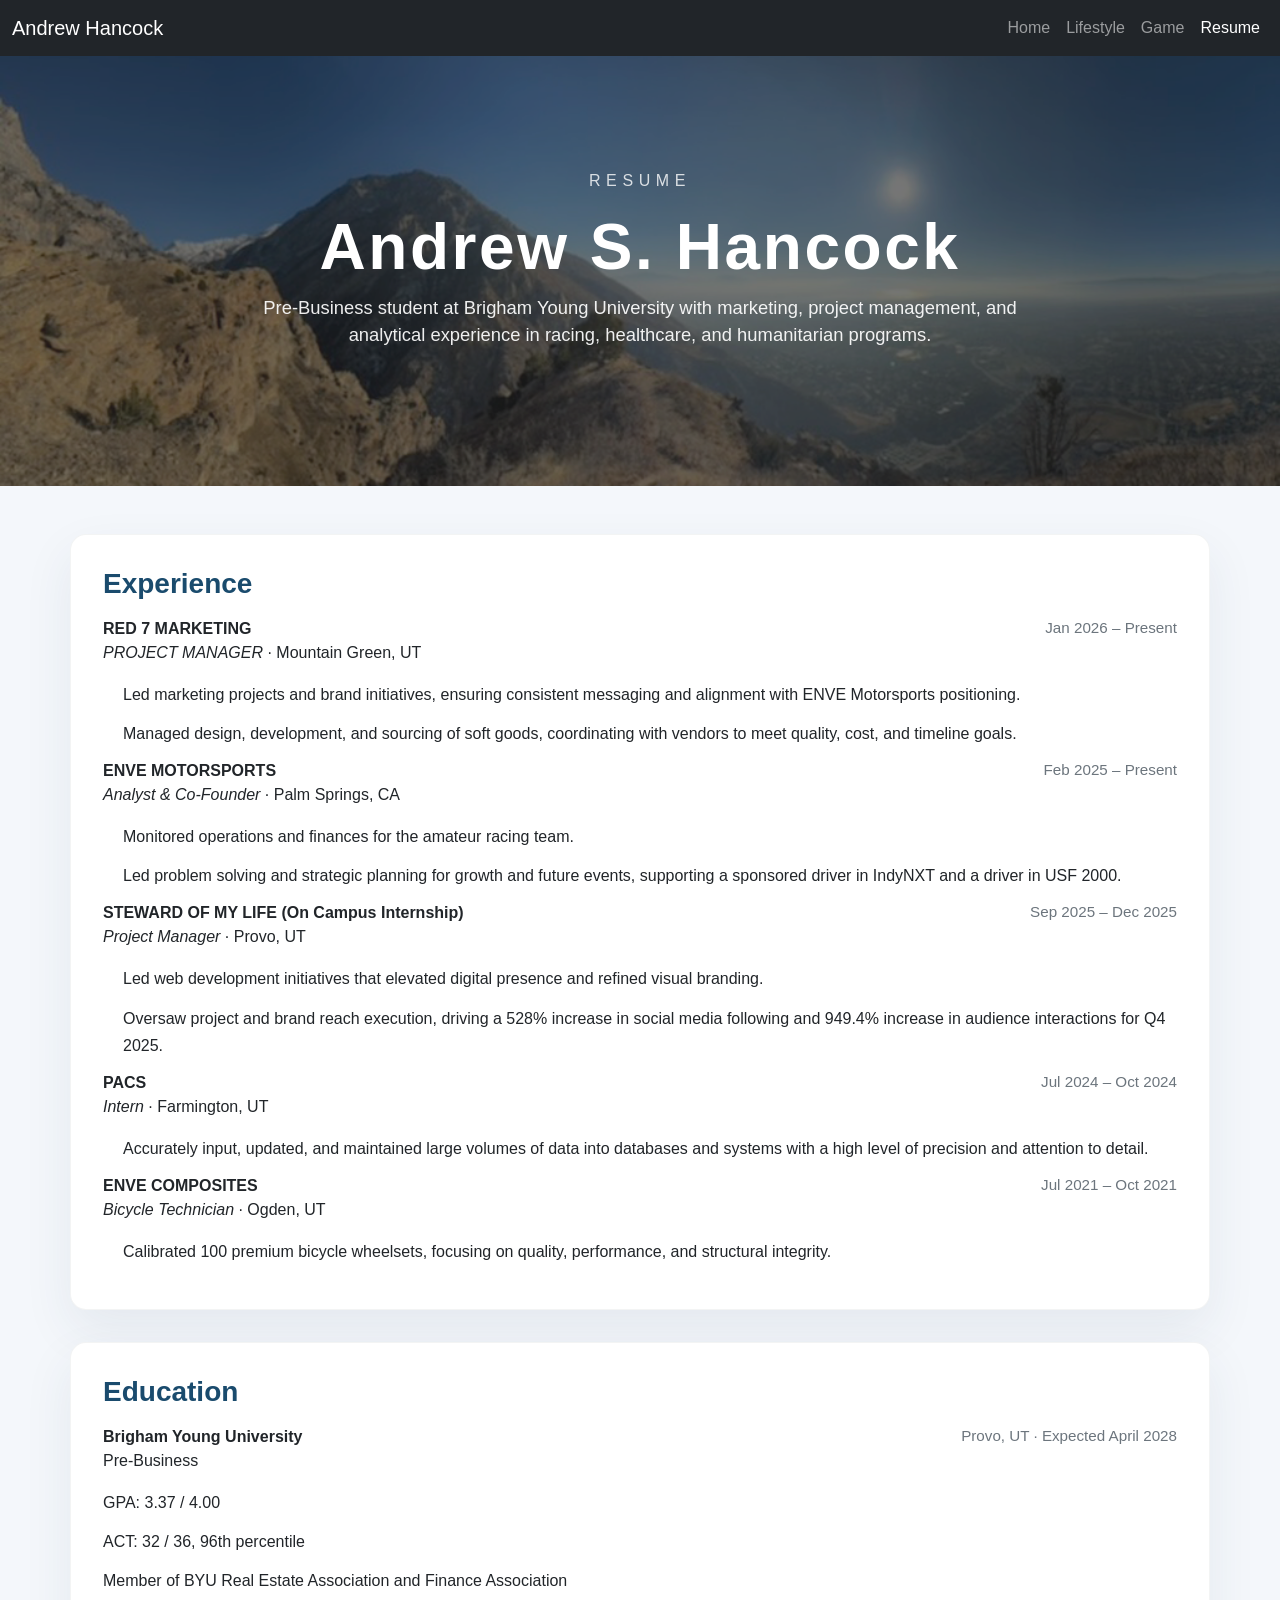
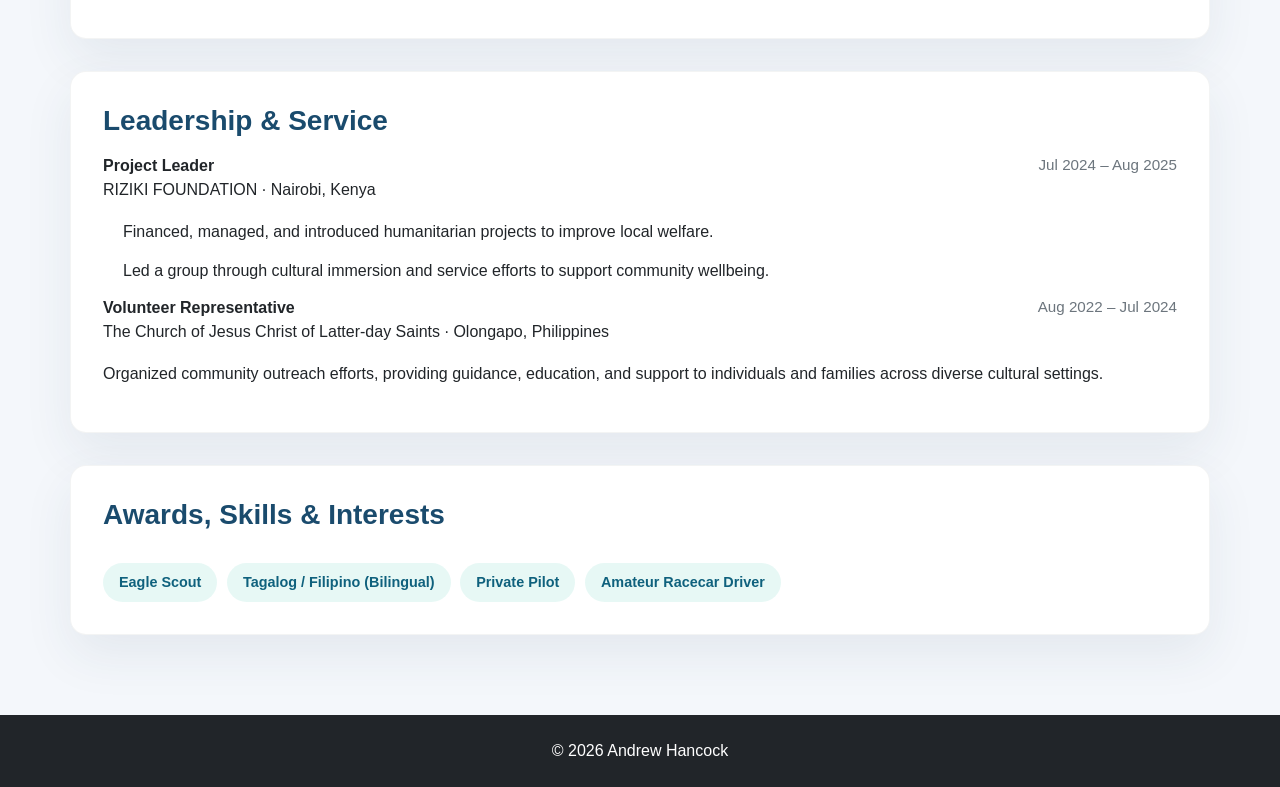
<file: Resume.html>
<!DOCTYPE html>
<html lang="en">
<head>
    <meta charset="UTF-8">
    <meta name="viewport" content="width=device-width, initial-scale=1.0">
    <title>Andrew Hancock | Resume</title>
    <link rel="stylesheet" href="styles.css">
    <style>
        body {
            background: #f4f7fb;
            color: #212529;
        }
        .resume-hero {
            position: relative;
            min-height: 430px;
            overflow: hidden;
            display: flex;
            align-items: center;
            justify-content: center;
            text-align: center;
            color: #fff;
        }
        .resume-hero img {
            position: absolute;
            top: 0;
            left: 0;
            width: 100%;
            height: 100%;
            object-fit: cover;
            opacity: 0.9;
            filter: brightness(0.55);
        }
        .resume-hero .hero-overlay {
            position: relative;
            z-index: 2;
            max-width: 880px;
            padding: 24px;
        }
        .resume-hero h1 {
            font-size: clamp(2.5rem, 5vw, 4rem);
            margin-bottom: 0.5rem;
            letter-spacing: 0.04em;
        }
        .resume-hero p.lead {
            font-size: 1.15rem;
            margin-bottom: 1.5rem;
            opacity: 0.92;
        }
        .resume-section {
            padding: 3rem 0;
        }
        .resume-card {
            background: #ffffff;
            border: 1px solid rgba(33,37,41,.05);
            border-radius: 1rem;
            box-shadow: 0 20px 50px rgba(36, 59, 85, 0.08);
            padding: 2rem;
            margin-bottom: 2rem;
        }
        .resume-card h3 {
            margin-top: 0;
            margin-bottom: 1rem;
            color: #1a4b6d;
        }
        .resume-list {
            list-style: none;
            padding-left: 0;
            margin-bottom: 0;
        }
        .resume-list li {
            margin-bottom: 0.75rem;
            line-height: 1.7;
        }
        .resume-badge {
            display: inline-flex;
            align-items: center;
            gap: 0.6rem;
            flex-wrap: wrap;
            margin-top: 1rem;
        }
        .resume-badge span {
            background: rgba(26,188,156,.1);
            color: #0f617d;
            border-radius: 999px;
            padding: 0.55rem 1rem;
            font-size: 0.9rem;
            font-weight: 600;
        }
        .resume-heading {
            display: flex;
            flex-wrap: wrap;
            justify-content: space-between;
            gap: 1rem;
            margin-bottom: 1rem;
        }
        .resume-heading .small-text {
            color: #6c757d;
            font-size: 0.95rem;
        }
        a.resume-link {
            color: #0d6efd;
            text-decoration: none;
        }
        a.resume-link:hover {
            text-decoration: underline;
        }
    </style>
</head>
<body>
    <nav class="navbar navbar-expand-lg navbar-dark bg-dark">
        <div class="container-fluid">
            <a class="navbar-brand" href="index.html">Andrew Hancock</a>
            <button class="navbar-toggler" type="button" data-bs-toggle="collapse" data-bs-target="#navbarNav" aria-controls="navbarNav" aria-expanded="false" aria-label="Toggle navigation">
                <span class="navbar-toggler-icon"></span>
            </button>
            <div class="collapse navbar-collapse" id="navbarNav">
                <ul class="navbar-nav ms-auto">
                    <li class="nav-item"><a class="nav-link" href="index.html">Home</a></li>
                    <li class="nav-item"><a class="nav-link" href="Hobby.html">Lifestyle</a></li>
                    <li class="nav-item"><a class="nav-link" href="game.html">Game</a></li>
                    <li class="nav-item"><a class="nav-link active" aria-current="page" href="Resume.html">Resume</a></li>
                </ul>
            </div>
        </div>
    </nav>

    <section class="resume-hero">
        <img src="Images/Mountain.png" alt="Resume header image">
        <div class="hero-overlay">
            <p class="text-uppercase mb-3" style="letter-spacing:.35em; opacity:.8;">Resume</p>
            <h1>Andrew S. Hancock</h1>
            <p class="lead">Pre-Business student at Brigham Young University with marketing, project management, and analytical experience in racing, healthcare, and humanitarian programs.</p>
            
        </div>
    </section>

    <main class="container resume-section">
        <div class="resume-card">
            <h3>Experience</h3>

            <div class="resume-heading">
                <div>
                    <strong>RED 7 MARKETING</strong><br>
                   <i>PROJECT MANAGER</i> · Mountain Green, UT
                </div>
                <div class="small-text">Jan 2026 – Present</div>
            </div>
            <ul class="resume-list"style="padding-left: 20px;">
                
                <li>Led marketing projects and brand initiatives, ensuring consistent messaging and alignment with ENVE Motorsports positioning.</li>
                <li>Managed design, development, and sourcing of soft goods, coordinating with vendors to meet quality, cost, and timeline goals.</li>
            </ul>

            <div class="resume-heading">
                <div>
                    <strong>ENVE MOTORSPORTS</strong><br>
                    <i>Analyst & Co-Founder</i> · Palm Springs, CA
                </div>
                <div class="small-text">Feb 2025 – Present</div>
            </div>
            <ul class="resume-list"style="padding-left: 20px;">
                <li>Monitored operations and finances for the amateur racing team.</li>
                <li>Led problem solving and strategic planning for growth and future events, supporting a sponsored driver in IndyNXT and a driver in USF 2000.</li>
            </ul>

            <div class="resume-heading">
                <div>
                    <strong>STEWARD OF MY LIFE (On Campus Internship)</strong><br>
                   <i>Project Manager</i> · Provo, UT
                </div>
                <div class="small-text">Sep 2025 – Dec 2025</div>
            </div>
            <ul class="resume-list"style="padding-left: 20px;">
                <li>Led web development initiatives that elevated digital presence and refined visual branding.</li>
                <li>Oversaw project and brand reach execution, driving a 528% increase in social media following and 949.4% increase in audience interactions for Q4 2025.</li>
            </ul>

            <div class="resume-heading">
                <div>
                    <strong>PACS</strong><br>
                  <i>Intern</i> · Farmington, UT
                </div>
                <div class="small-text">Jul 2024 – Oct 2024</div>
            </div>
            <ul class="resume-list"style="padding-left: 20px;">
                <li>Accurately input, updated, and maintained large volumes of data into databases and systems with a high level of precision and attention to detail.</li>
            </ul>

            <div class="resume-heading">
                <div>
                    <strong> ENVE COMPOSITES</strong><br>
                   <i>Bicycle Technician</i> · Ogden, UT
                </div>
                <div class="small-text">Jul 2021 – Oct 2021</div>
            </div>
            <ul class="resume-list"style="padding-left: 20px;">
                <li>Calibrated 100 premium bicycle wheelsets, focusing on quality, performance, and structural integrity.</li>
            </ul>
        </div>

        <div class="resume-card">
            <h3>Education</h3>
            <div class="resume-heading">
                <div>
                    <strong>Brigham Young University</strong><br>
                    Pre-Business
                </div>
                <div class="small-text">Provo, UT · Expected April 2028</div>
            </div>
            <ul class="resume-list">
                <li>GPA: 3.37 / 4.00</li>
                <li>ACT: 32 / 36, 96th percentile</li>
                <li>Member of BYU Real Estate Association and Finance Association</li>
            </ul>
        </div>

        <div class="resume-card">
            <h3>Leadership & Service</h3>
            <div class="resume-heading">
                <div>
                    <strong>Project Leader</strong><br>
                    RIZIKI FOUNDATION · Nairobi, Kenya
                </div>
                <div class="small-text">Jul 2024 – Aug 2025</div>
            </div>
            <ul class="resume-list"style="padding-left: 20px;">
                <li>Financed, managed, and introduced humanitarian projects to improve local welfare.</li>
                <li>Led a group through cultural immersion and service efforts to support community wellbeing.</li>
            </ul>

            <div class="resume-heading">
                <div>
                    <strong>Volunteer Representative</strong><br>
                    The Church of Jesus Christ of Latter-day Saints · Olongapo, Philippines
                </div>
                <div class="small-text">Aug 2022 – Jul 2024</div>
            </div>
            <ul class="resume-list">
                <li>Organized community outreach efforts, providing guidance, education, and support to individuals and families across diverse cultural settings.</li>
            </ul>
        </div>

        <div class="resume-card">
            <h3>Awards, Skills & Interests</h3>
            <div class="resume-badge">
                <span>Eagle Scout</span>
                <span>Tagalog / Filipino (Bilingual)</span>
                <span>Private Pilot</span>
                <span>Amateur Racecar Driver</span>
            </div>
        </div>
    </main>

    <footer class="bg-dark text-white text-center py-4">
        <p class="mb-0">&copy; 2026 Andrew Hancock</p>
    </footer>

    <script src="https://cdn.jsdelivr.net/npm/bootstrap@5.2.3/dist/js/bootstrap.bundle.min.js"></script>
</body>
</html>
</file>
<file: NEWSTYLE.css>
/* Had the copilot ai correct my CSS file. I was styling in the hobby.html orrigionally before seeing it needed to be a seperate css file. */
body {
  font-family: 'Times New Roman', Times, serif, Tahoma, Geneva, Verdana, sans-serif;
  color: #24313d;
  background: #eef2f7;
  margin: 0;
  line-height: 1.65;
}

.hero {
  position: relative;
  min-height: 420px;
  overflow: hidden;
  display: flex;
  align-items: center;
  justify-content: center;
}

.hero::after {
  content: '';
  position: absolute;
  inset: 0;
  background: linear-gradient(180deg, rgba(20, 33, 54, 0.6), rgba(20, 33, 54, 0.9));
}

.hero-text {
  position: relative;
  z-index: 2;
  max-width: 920px;
  padding: 2rem;
  text-align: center;
}

.hero-text h1,
.hero-text p {
  color: #f3f5f8;
}

.content-block {
  max-width: 1080px;
  margin: -90px auto 0;
  padding: 2rem;
  background: #ffffff;
  border-radius: 1.5rem;
  box-shadow: 0 28px 60px rgba(20, 36, 59, 0.12);
}

.activity-block {
  background: #f6fbff;
  border-left: 4px solid #1d7aa8;
  border-radius: 1rem;
  padding: 1.75rem;
  margin: 1.5rem 0;
}

.media-row {
  display: flex;
  flex-wrap: wrap;
  gap: 1rem;
  justify-content: center;
  margin-top: 1.5rem;
}

.media-card {
  flex: 1 1 calc(50% - 0.5rem);
  min-width: 260px;
  background: #ffffff;
  border-radius: 1.25rem;
  overflow: hidden;
  box-shadow: 0 18px 38px rgba(20, 43, 65, 0.12);
}

.hobby-image {
  width: 100%;
  height: 100%;
  min-height: 260px;
  object-fit: cover;
  display: block;
  transition: transform 0.35s ease;
}

.hobby-image:hover {
  transform: translateY(-5px);
}

.video-section {
  margin-top: 2.5rem;
  text-align: center;
}

.video-container {
  display: flex;
  flex-direction: column;
  align-items: center;
  gap: 1rem;
}

.video-divider {
  width: 100%;
  max-width: 680px;
  margin: 20px auto 10px;
  border: none;
  border-top: 2px solid rgba(36, 49, 70, 0.18);
}

.video-link {
  color: #145a98;
  font-weight: 600;
  text-decoration: none;
}

.video-link:hover {
  text-decoration: underline;
}

.footer-block {
  padding: 1.25rem 0;
  color: #526177;
  text-align: center;
}

@media (max-width: 768px) {
  .content-block {
    margin-top: -60px;
    padding: 1.5rem;
  }
  .media-card {
    flex: 1 1 100%;
  }
  .video-container iframe {
    width: 100%;
    aspect-ratio: 16 / 9;
    min-height: 220px;
  }
}
</file>
